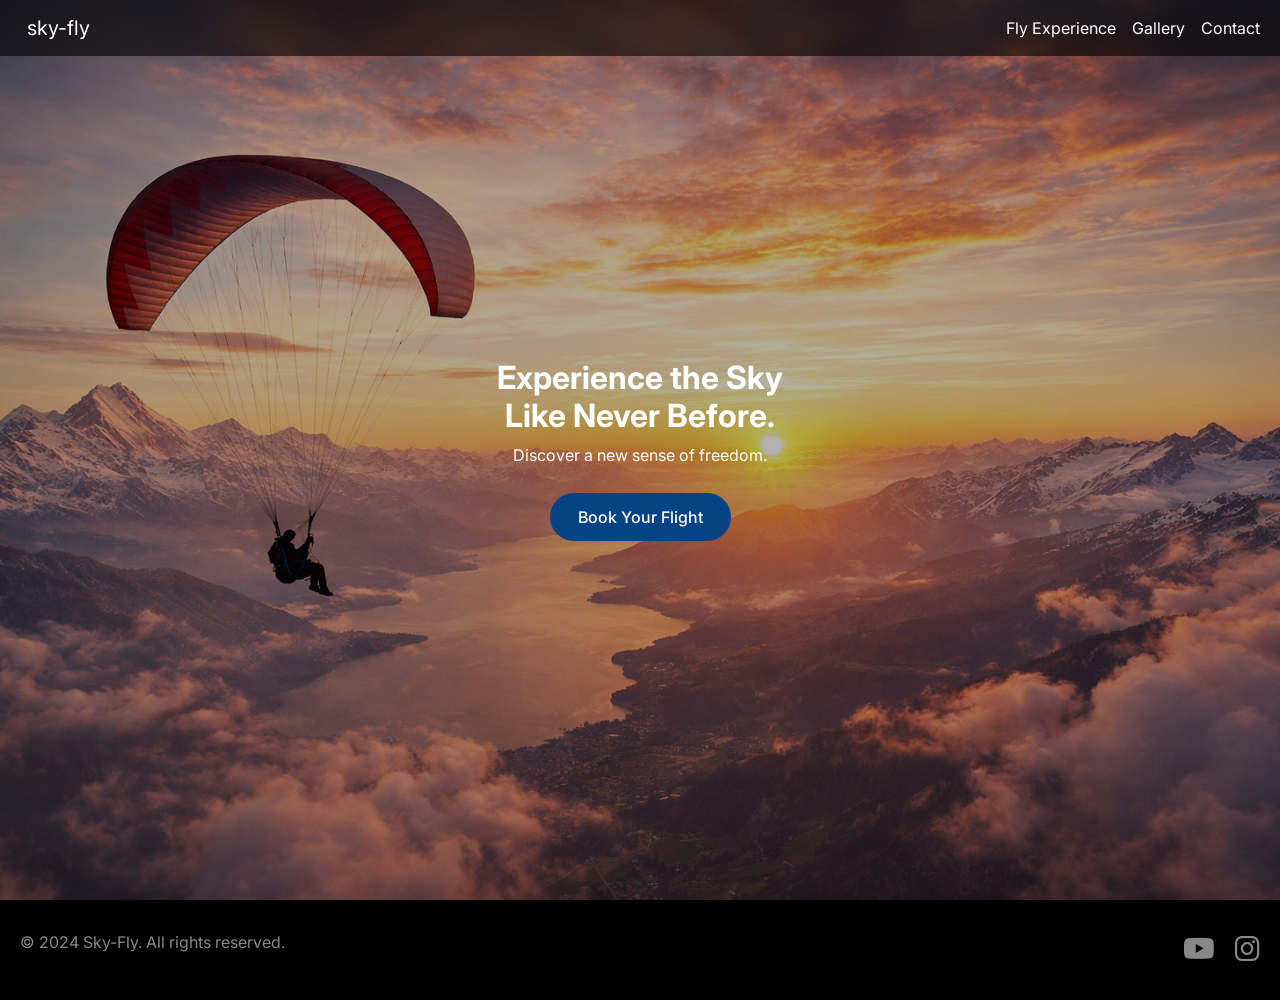
<file: index.html>
<!DOCTYPE html>
<html lang="en">

<head>
  <meta charset="UTF-8">
  <meta name="viewport" content="width=device-width, initial-scale=1.0">
  <title>Sky-Fly</title>

  <!-- Bootstrap -->
  <link href="https://cdn.jsdelivr.net/npm/bootstrap@5.3.2/dist/css/bootstrap.min.css" rel="stylesheet">
  <link rel="icon" href="favicon-sky-fly.png" type="image/png">
  <!-- Font Awesome -->
  <link rel="stylesheet" href="https://cdnjs.cloudflare.com/ajax/libs/font-awesome/6.4.0/css/all.min.css">

  <!-- CSS -->
  <link rel="stylesheet" href="assets/css/style.css">
</head>

<body>
  <!-- NAVBAR -->
  <header>
    <nav class="navbar navbar-expand-lg custom-navbar">
      <div class="container-fluid">
        <a class="navbar-brand" href="index.html">sky-fly</a>

        <button class="navbar-toggler" type="button" data-bs-toggle="collapse" data-bs-target="#navbarSupportedContent"
          aria-controls="navbarSupportedContent" aria-expanded="false" aria-label="Toggle navigation">
          <span class="navbar-toggler-icon"></span>
        </button>

        <div class="collapse navbar-collapse" id="navbarSupportedContent">
          <ul class="navbar-nav ms-auto">

            <li class="nav-item">
              <a class="nav-link active" href="fly-experience.html">
                Fly Experience
              </a>
            </li>

            <li class="nav-item">
              <a class="nav-link active" href="gallery.html">
                Gallery
              </a>
            </li>

            <li class="nav-item">
              <a class="nav-link active" href="contact.html">
                Contact
              </a>
            </li>

          </ul>
        </div>
      </div>
    </nav>
  </header>

  <!-- HERO -->
  <main>
    <section class="hero">
      <div class="hero-content">
        <h2>
          Experience the Sky<br>
          Like Never Before.
        </h2>
        <p>Discover a new sense of freedom.</p>
        <a href="contact.html" class="cta-button">
          Book Your Flight
        </a>
      </div>
    </section>
  </main>

  <!-- FOOTER -->
  <footer class="footer">
    <div class="footer-content">
      <p class="footer-text">
        © 2024 Sky-Fly. All rights reserved.
      </p>

      <div class="footer-socials">
        <a href="https://youtube.com" target="_blank">
          <i class="fab fa-youtube"></i>
        </a>

        <a href="https://instagram.com" target="_blank">
          <i class="fab fa-instagram"></i>
        </a>
      </div>
    </div>
  </footer>

  <!-- Bootstrap Script -->
  <script src="https://cdn.jsdelivr.net/npm/bootstrap@5.3.2/dist/js/bootstrap.bundle.min.js"></script>
</body>

</html>
</file>
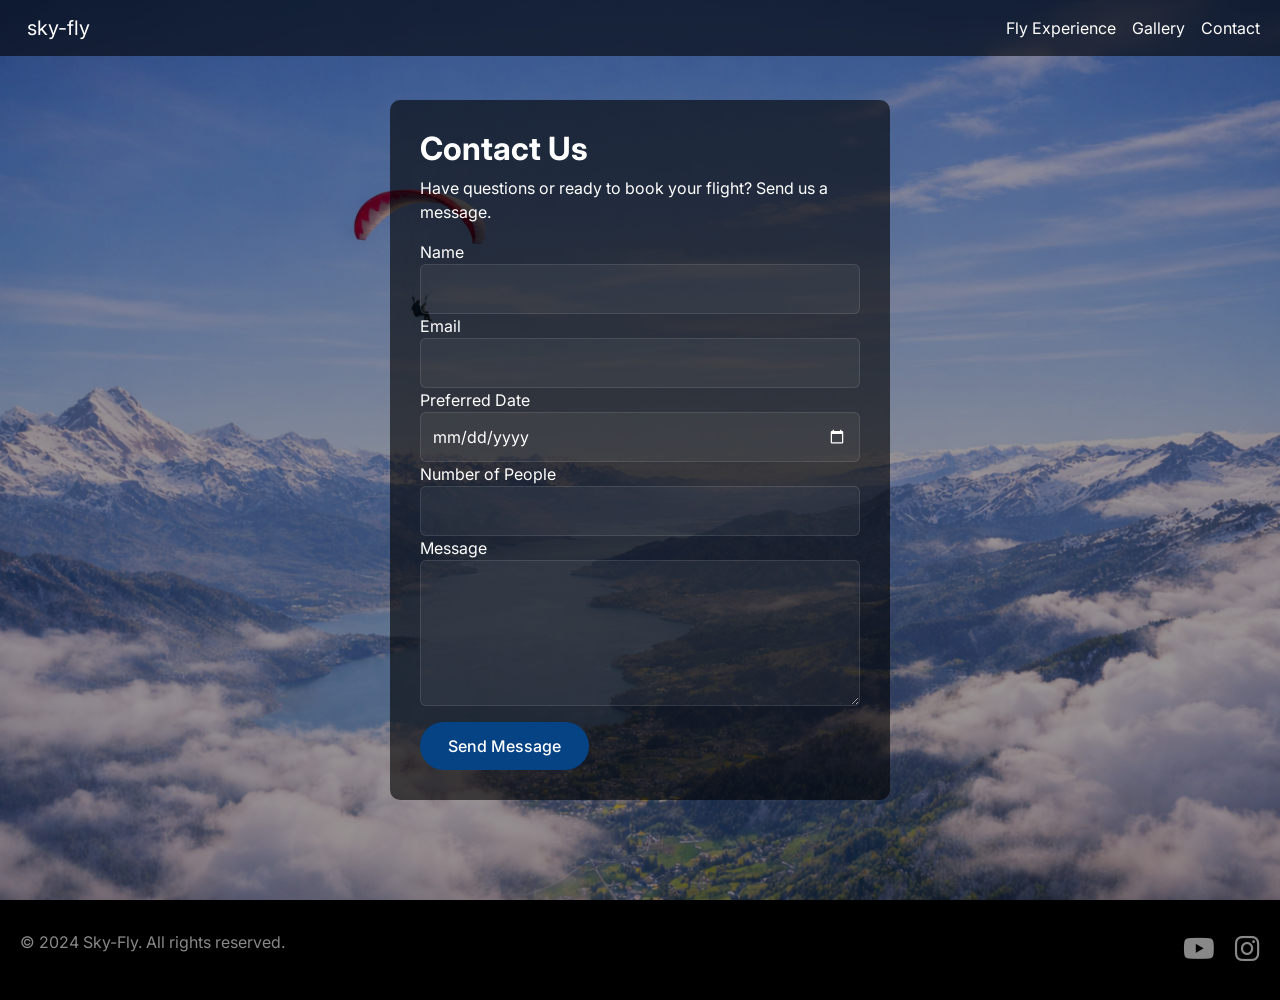
<file: contact.html>
<!DOCTYPE html>
<html lang="en">

<head>
  <meta charset="UTF-8">
  <meta name="viewport" content="width=device-width, initial-scale=1.0">
  <title>Sky-Fly | Contact</title>

  <!-- Bootstrap -->
  <link href="https://cdn.jsdelivr.net/npm/bootstrap@5.3.2/dist/css/bootstrap.min.css" rel="stylesheet">
  <link rel="icon" href="favicon-sky-fly.png" type="image/png">

  <!-- Font Awesome -->
  <link rel="stylesheet" href="https://cdnjs.cloudflare.com/ajax/libs/font-awesome/6.4.0/css/all.min.css">

  <!-- CSS -->
  <link rel="stylesheet" href="assets/css/style.css">
</head>

<body>
  <!-- NAVBAR -->
  <header>
    <nav class="navbar navbar-expand-lg custom-navbar">
      <div class="container-fluid">
        <a class="navbar-brand" href="index.html">sky-fly</a>

        <button class="navbar-toggler" type="button" data-bs-toggle="collapse" data-bs-target="#navbarSupportedContent"
          aria-controls="navbarSupportedContent" aria-expanded="false" aria-label="Toggle navigation">
          <span class="navbar-toggler-icon"></span>
        </button>

        <div class="collapse navbar-collapse" id="navbarSupportedContent">
          <ul class="navbar-nav ms-auto">
            <li class="nav-item">
              <a class="nav-link active" href="fly-experience.html">
                Fly Experience
              </a>
            </li>

            <li class="nav-item">
              <a class="nav-link active" href="gallery.html">
                Gallery
              </a>
            </li>

            <li class="nav-item">
              <a class="nav-link active" href="contact.html">
                Contact
              </a>
            </li>
          </ul>
        </div>
      </div>
    </nav>
  </header>

  <main>
    <!-- CONTACT FORM -->
    <section class="contact-section">
      <div class="contact-container">
        <h2>Contact Us</h2>
        <p>
          Have questions or ready to book your flight? Send us a message.
        </p>

        <form class="contact-form" action="thank-you.html">
          <!-- Name -->
          <div class="form-group">
            <label for="name">Name</label>
            <input type="text" id="name" name="name" required>
          </div>

          <!-- Email -->
          <div class="form-group">
            <label for="email">Email</label>
            <input type="email" id="email" name="email" required>
          </div>

          <!-- Date -->
          <div class="form-group">
            <label for="date">Preferred Date</label>
            <input type="date" id="date" name="date" required>
          </div>

          <!-- Number of People -->
          <div class="form-group">
            <label for="people">Number of People</label>
            <input type="number" id="people" name="people" min="1" max="10" required>
          </div>

          <!-- Message -->
          <div class="form-group">
            <label for="message">Message</label>
            <textarea id="message" name="message" rows="5" required></textarea>
          </div>

          <!-- Button -->
          <button type="submit" class="cta-button">
            Send Message
          </button>
        </form>
      </div>
    </section>
  </main>

  <!-- FOOTER -->
  <footer class="footer">
    <div class="footer-content">
      <p class="footer-text">
        © 2024 Sky-Fly. All rights reserved.
      </p>

      <div class="footer-socials">
        <a href="https://youtube.com" target="_blank">
          <i class="fab fa-youtube"></i>
        </a>

        <a href="https://instagram.com" target="_blank">
          <i class="fab fa-instagram"></i>
        </a>
      </div>
    </div>
  </footer>

  <!-- Bootstrap Script -->
  <script src="https://cdn.jsdelivr.net/npm/bootstrap@5.3.2/dist/js/bootstrap.bundle.min.js"></script>
</body>

</html>
</file>
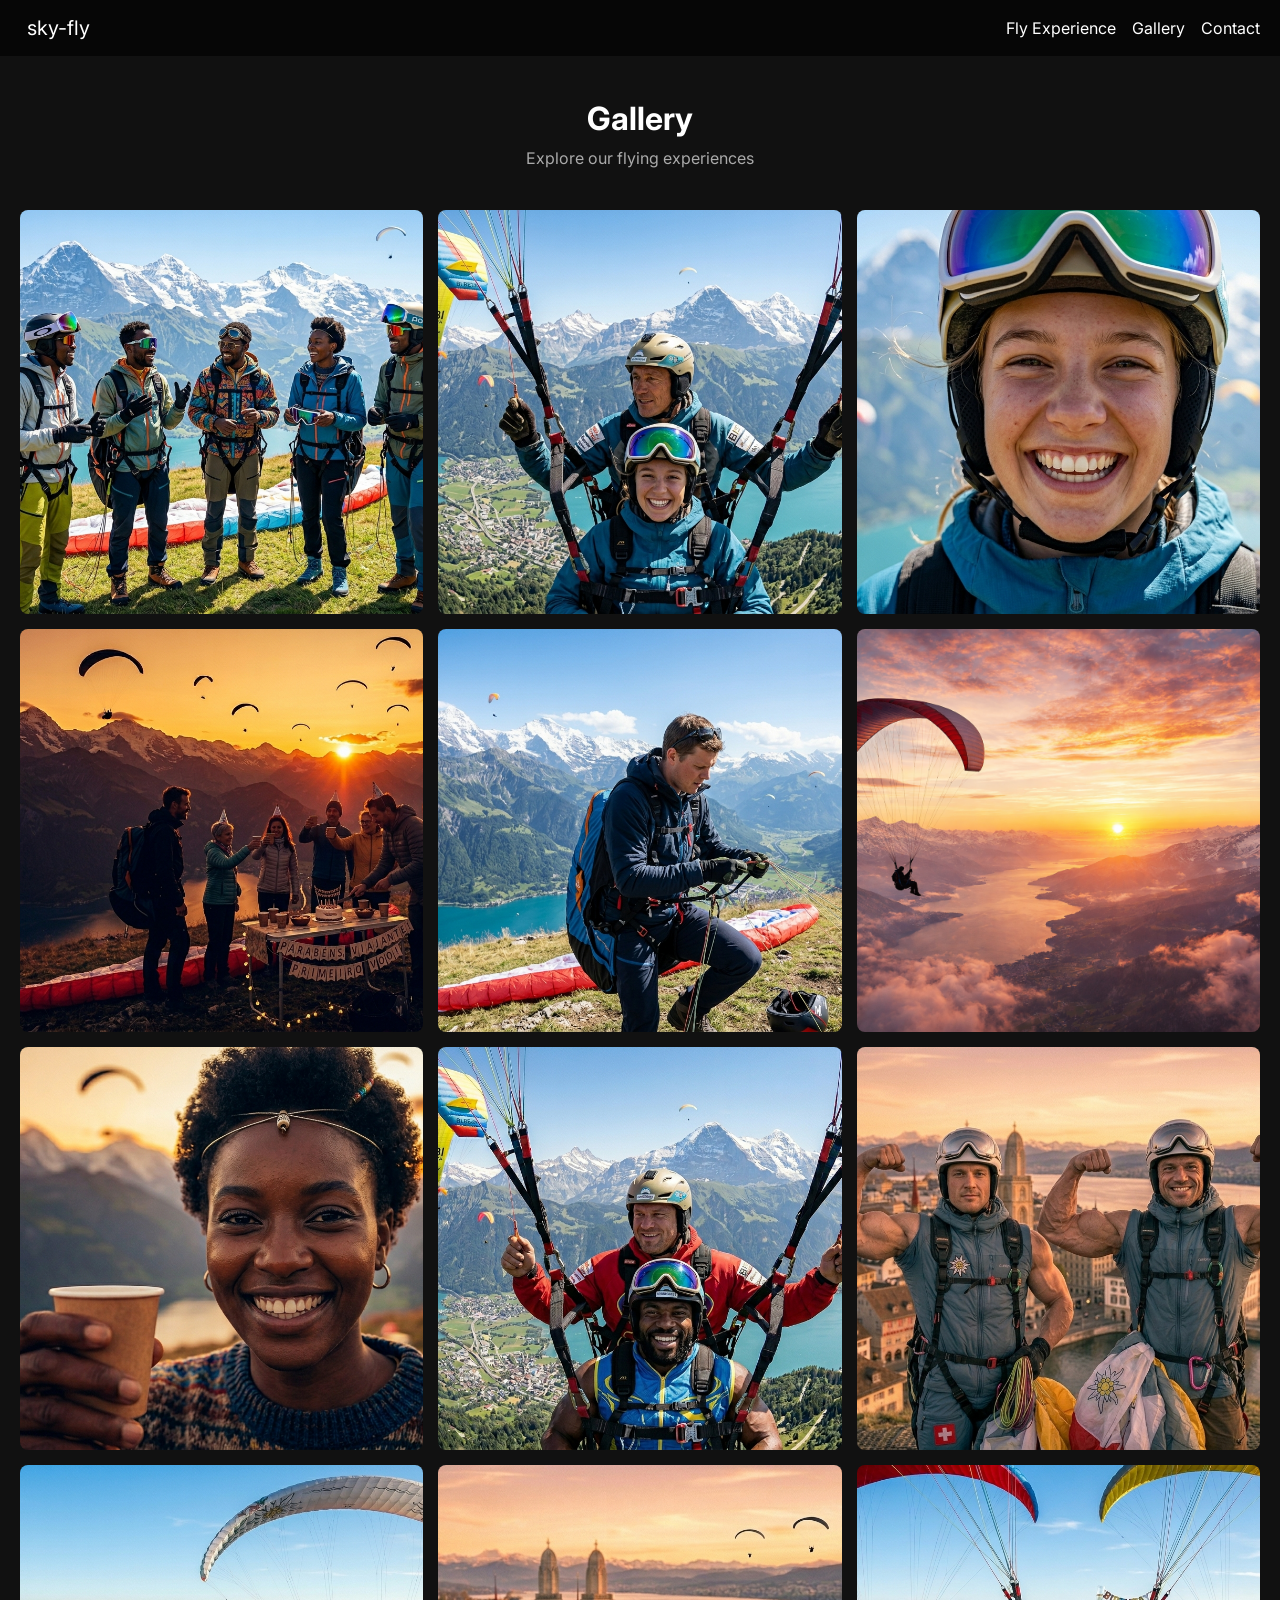
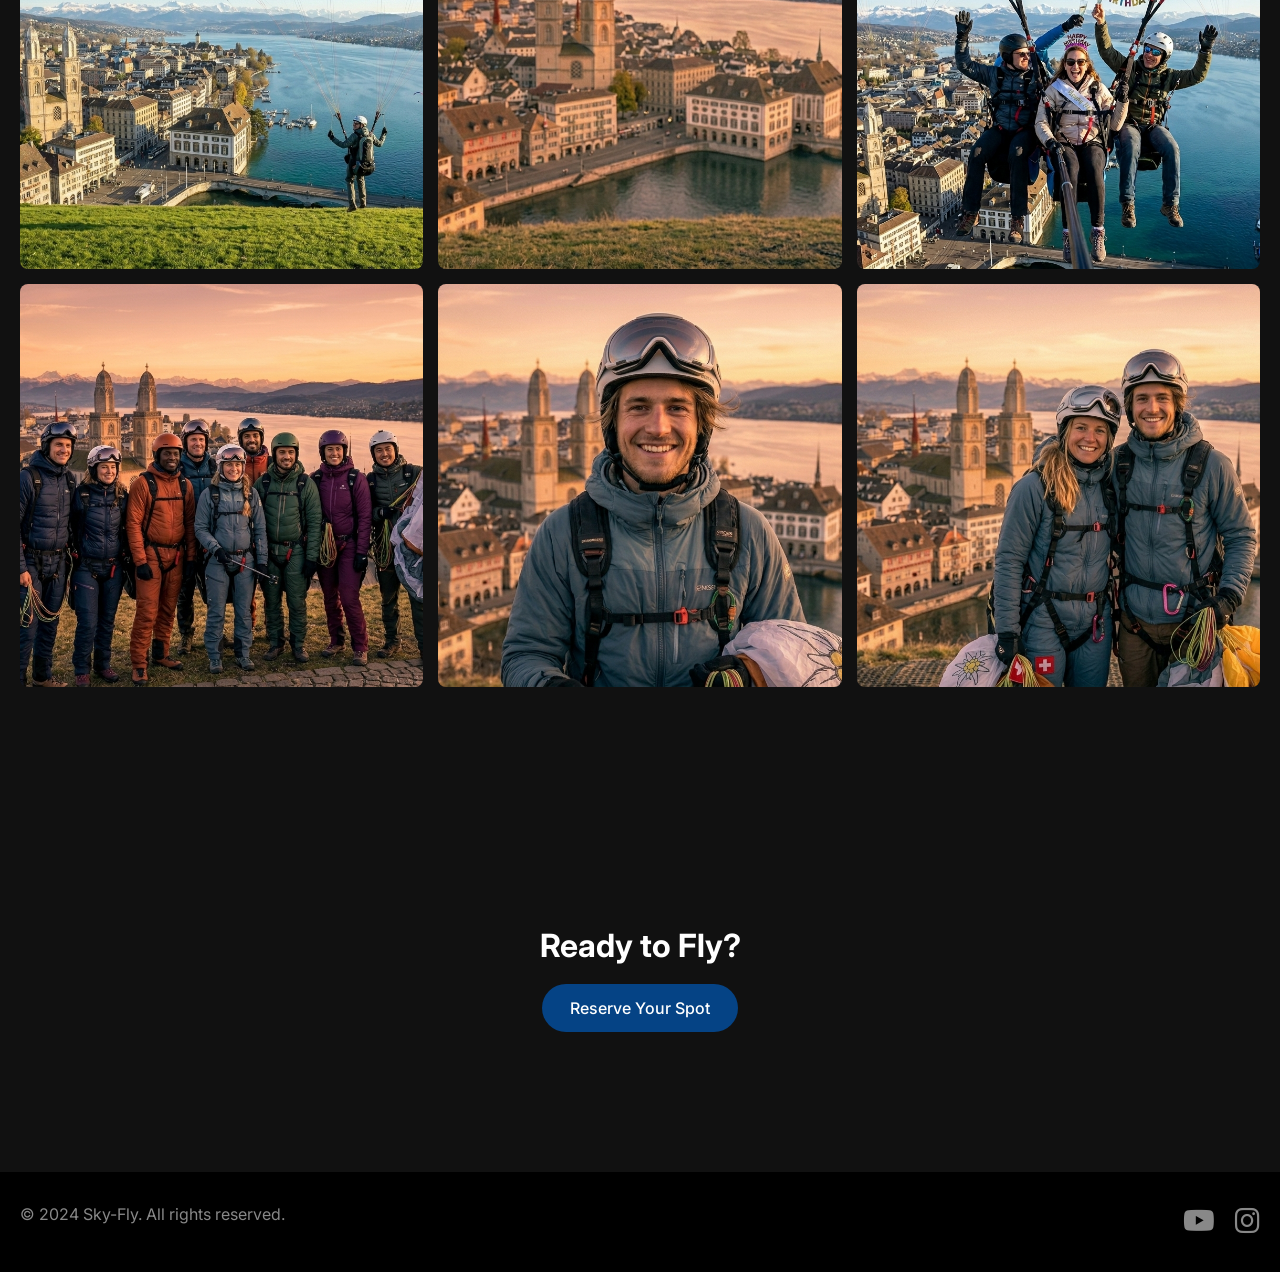
<file: gallery.html>
<!DOCTYPE html>
<html lang="en">

<head>
  <meta charset="UTF-8">
  <meta name="viewport" content="width=device-width, initial-scale=1.0">
  <title>Sky-Fly | Gallery</title>

  <!-- Bootstrap -->
  <link href="https://cdn.jsdelivr.net/npm/bootstrap@5.3.2/dist/css/bootstrap.min.css" rel="stylesheet">
  <link rel="icon" href="favicon-sky-fly.png" type="image/png">

  <!-- Font Awesome -->
  <link rel="stylesheet" href="https://cdnjs.cloudflare.com/ajax/libs/font-awesome/6.4.0/css/all.min.css">

  <!-- CSS -->
  <link rel="stylesheet" href="assets/css/style.css">
</head>

<body>
  <!-- NAVBAR -->
  <header>
    <nav class="navbar navbar-expand-lg custom-navbar">
      <div class="container-fluid">
        <a class="navbar-brand" href="index.html">sky-fly</a>

        <button class="navbar-toggler" type="button" data-bs-toggle="collapse" data-bs-target="#navbarSupportedContent"
          aria-controls="navbarSupportedContent" aria-expanded="false" aria-label="Toggle navigation">
          <span class="navbar-toggler-icon"></span>
        </button>

        <div class="collapse navbar-collapse" id="navbarSupportedContent">
          <ul class="navbar-nav ms-auto">
            <li class="nav-item">
              <a class="nav-link active" href="fly-experience.html">
                Fly Experience
              </a>
            </li>

            <li class="nav-item">
              <a class="nav-link active" href="gallery.html">
                Gallery
              </a>
            </li>

            <li class="nav-item">
              <a class="nav-link active" href="contact.html">
                Contact
              </a>
            </li>
          </ul>
        </div>
      </div>
    </nav>
  </header>

  <main>
    <!-- GALLERY -->
    <section class="gallery-section">
      <div class="gallery-container">
        <h2>Gallery</h2>
        <p>Explore our flying experiences</p>

        <div class="gallery-grid">
          <img src="assets/images/gallery/sky-fly-alps-sunrise-01.png" alt="A group of friends prepared for flight">
          <img src="assets/images/gallery/sky-fly-clouds-aerial-02.png" alt="A pilot and passenger enjoying the flight">
          <img src="assets/images/gallery/sky-fly-clouds-aerial-03.png"
            alt="A young woman smiling with flight equipment">
          <img src="assets/images/gallery/sky-fly-clouds-aerial-04.png"
            alt="Friends celebrating at sunset in flight gear">
          <img src="assets/images/gallery/sky-fly-clouds-aerial-05.png" alt="A pilot preparing equipment">
          <img src="assets/images/gallery/sky-fly-clouds-aerial-06.png" alt="A flight over mountains and sunset views">
          <img src="assets/images/gallery/sky-fly-clouds-aerial-07.png" alt="A woman celebrating with a drink">
          <img src="assets/images/gallery/sky-fly-clouds-aerial-08.png"
            alt="A passenger enjoying the flight experience">
          <img src="assets/images/gallery/sky-fly-alps-sunrise-15.png" alt="Two friends with pilot dress">
          <img src="assets/images/gallery/sky-fly-alps-sunrise-14.png" alt="Zurich view with one paraglide">
          <img src="assets/images/gallery/sky-fly-alps-sunrise-13.png" alt="Zurich view 2 on sunset">
          <img src="assets/images/gallery/sky-fly-alps-sunrise-12.png" alt="Tree persons celebrating the birthday in the air">
          <img src="assets/images/gallery/sky-fly-alps-sunrise-11.png"
            alt="A group of friends take a picture">
          <img src="assets/images/gallery/sky-fly-alps-sunrise-10.png" alt="A happy turist">
          <img src="assets/images/gallery/sky-fly-alps-sunrise-09.png" alt="A happy couple">
        </div>
      </div>
    </section>

    <!-- CTA -->
    <section class="experience-cta">
      <h2>Ready to Fly?</h2>
      <a href="contact.html" class="cta-button">Reserve Your Spot</a>
    </section>
  </main>

  <!-- FOOTER -->
  <footer class="footer">
    <div class="footer-content">
      <p class="footer-text">
        © 2024 Sky-Fly. All rights reserved.
      </p>

      <div class="footer-socials">
        <a href="https://youtube.com" target="_blank">
          <i class="fab fa-youtube"></i>
        </a>

        <a href="https://instagram.com" target="_blank">
          <i class="fab fa-instagram"></i>
        </a>
      </div>
    </div>
  </footer>

  <!-- Bootstrap Script -->
  <script src="https://cdn.jsdelivr.net/npm/bootstrap@5.3.2/dist/js/bootstrap.bundle.min.js"></script>
</body>

</html>
</file>
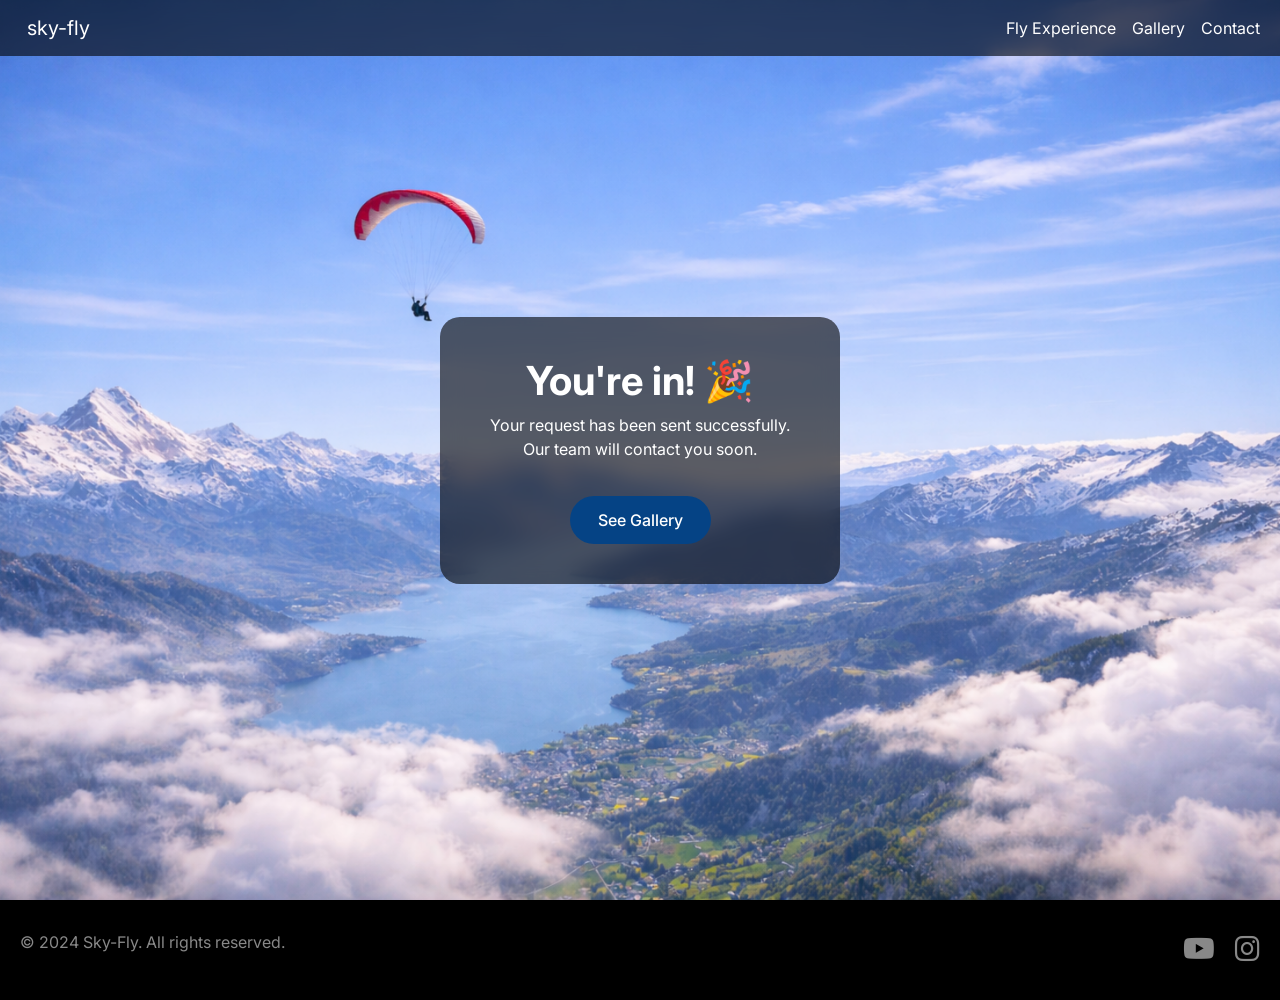
<file: thank-you.html>
<!DOCTYPE html>
<html lang="en">

<head>
  <meta charset="UTF-8">
  <meta name="viewport" content="width=device-width, initial-scale=1.0">
  <title>Sky-Fly | Confirmation</title>

  <!-- Bootstrap -->
  <link href="https://cdn.jsdelivr.net/npm/bootstrap@5.3.2/dist/css/bootstrap.min.css" rel="stylesheet">
  <link rel="icon" href="favicon-sky-fly.png" type="image/png">

  <!-- Font Awesome -->
  <link rel="stylesheet" href="https://cdnjs.cloudflare.com/ajax/libs/font-awesome/6.4.0/css/all.min.css">

  <!-- CSS -->
  <link rel="stylesheet" href="assets/css/style.css">

</head>

<body>
  <!-- NAVBAR -->
  <header>
    <nav class="navbar navbar-expand-lg custom-navbar">
      <div class="container-fluid">
        <a class="navbar-brand" href="index.html">sky-fly</a>

        <button class="navbar-toggler" type="button" data-bs-toggle="collapse" data-bs-target="#navbarSupportedContent"
          aria-controls="navbarSupportedContent" aria-expanded="false" aria-label="Toggle navigation">
          <span class="navbar-toggler-icon"></span>
        </button>

        <div class="collapse navbar-collapse" id="navbarSupportedContent">
          <ul class="navbar-nav ms-auto">

            <li class="nav-item">
              <a class="nav-link active" href="fly-experience.html">
                Fly Experience
              </a>
            </li>

            <li class="nav-item">
              <a class="nav-link active" href="gallery.html">
                Gallery
              </a>
            </li>

            <li class="nav-item">
              <a class="nav-link active" href="contact.html">
                Contact
              </a>
            </li>

          </ul>
        </div>
      </div>
    </nav>
  </header>

  <main>
    <!-- Confirmation message -->
    <section class="confirmation">
      <div class="confirmation-box">

        <h1>You're in! 🎉 </h1>

        <p>
          Your request has been sent successfully.
          Our team will contact you soon.
        </p>

        <a href="gallery.html" class="cta-button">
          See Gallery
        </a>

      </div>
    </section>
  </main>

<!-- FOOTER -->
<footer class="footer">
  <div class="footer-content">
    <p class="footer-text">
      © 2024 Sky-Fly. All rights reserved.
    </p>

    <div class="footer-socials">
      <a href="https://youtube.com" target="_blank">
        <i class="fab fa-youtube"></i>
      </a>

      <a href="https://instagram.com" target="_blank">
        <i class="fab fa-instagram"></i>
      </a>
    </div>
  </div>
</footer>

<!-- Bootstrap Script -->
<script src="https://cdn.jsdelivr.net/npm/bootstrap@5.3.2/dist/js/bootstrap.bundle.min.js"></script>
</body>

</html>
</file>
<file: assets/css/style.css>
@import url('https://fonts.googleapis.com/css2?family=Inter:wght@400;700&display=swap');

/* =========================
   GERAL
   ========================= */

body {
  margin: 0;
  font-family: 'Inter', sans-serif;
  color: white;
  background: #000;

  min-height: 100vh;
  display: flex;
  flex-direction: column;
}

h1, h2 {
  font-weight: 700;
}

main {
  flex: 1;
}

/* =========================
   NAVBAR
   ========================= */

.custom-navbar {
  position: fixed;
  top: 0;
  left: 0;
  width: 100%;
  z-index: 999;

  background: rgba(0, 0, 0, 0.6);
  backdrop-filter: blur(10px);

  --bs-navbar-color: #ffffff;
  --bs-navbar-brand-color: #ffffff;
}

nav.custom-navbar .navbar-brand {
  color: #ffffff;
  padding-left: 15px;
}

nav.custom-navbar .navbar-nav .nav-link {
  color: white;
  opacity: 1;
}

.navbar-toggler {
  border: none;
  background: transparent;
  box-shadow: none;
}

.navbar-toggler-icon {
  filter: invert(1);
}

/* =========================
   HERO
   ========================= */

.hero {
  position: relative;
  height: 100vh;
  background: url("../images/hero-ch-sunset.png") center/cover no-repeat;

  display: flex;
  justify-content: center;
  align-items: center;
}

.hero::before {
  content: "";
  position: absolute;
  inset: 0;
  background: rgba(0, 0, 0, 0.3);
}

.hero-content {
  position: relative;
  color: white;
  text-align: center;
}

/* =========================
   EXPERIENCE VIDEO
   ========================= */

.experience-hero {
  position: relative;
  height: 100vh;
  overflow: hidden;
}

.video-bg {
  position: absolute;
  width: 100%;
  height: 100%;
  object-fit: cover;
}

.experience-hero::before {
  content: "";
  position: absolute;
  inset: 0;
  background: linear-gradient(to bottom, rgba(0,0,0,0.6), rgba(0,0,0,1));
}

.experience-content {
  position: relative;
  z-index: 2;
  color: white;
  text-align: center;
  top: 50%;
  transform: translateY(-50%);
  padding: 0 20px;
}

.experience-content h1 {
  font-size: 2.2rem;
  margin-bottom: 10px;
}

.experience-content p {
  font-size: 1rem;
  margin-bottom: 25px;
  font-style: italic;
}

/* =========================
   EXPERIENCE INFO
   ========================= */

.experience-info {
  padding: 80px 20px 0;
  text-align: center;
  background: #111;
}

.experience-info p {
  max-width: 600px;
  margin: 20px auto 0;
  color: #aaa;
}

/* =========================
   HIGHLIGHTS
   ========================= */

.experience-highlights {
  display: flex;
  flex-direction: column;
  gap: 20px;
  padding: 60px 20px;
  background: #111;
  text-align: center;
}

/* =========================
   TESTIMONIALS
   ========================= */

.testimonials {
  padding: 80px 20px;
  background: #000;
  text-align: center;
}

.testimonials h2 {
  margin-bottom: 50px;
}

.testimonials-grid {
  display: grid;
  gap: 20px;
}

.testimonial-card {
  background: rgba(255, 255, 255, 0.05);
  padding: 25px;
  border-radius: 12px;
  backdrop-filter: blur(10px);
  transition: transform 0.3s ease;
}

.testimonial-card:hover {
  transform: translateY(-5px);
}

.testimonial-card p {
  font-size: 0.95rem;
  color: #ccc;
}

.stars {
  margin: 15px 0;
  color: #efd331;
}

.testimonial-card span {
  font-size: 0.85rem;
}

/* =========================
   CTA
   ========================= */

.experience-cta {
  padding: 140px 20px;
  text-align: center;
  background: #111;
}

/* =========================
   BUTTON
   ========================= */

.cta-button {
  display: inline-block;
  padding: 12px 28px;
  border-radius: 30px;
  margin-top: 10px;

  background: #054385;
  color: white;
  text-decoration: none;

  font-weight: 500;
  transition: all 0.3s ease;

  border: none;
  outline: none;
  box-shadow: none;
}

.cta-button:hover {
  background: #093468;
  transform: translateY(2px);
}

/* =========================
   GALLERY
   ========================= */

.gallery-section {
  padding: 100px 20px;
  background: #111;
  text-align: center;
}

.gallery-section p {
  margin-bottom: 40px;
  color: #aaa;
}

.gallery-grid {
  display: grid;
  gap: 15px;
}

.gallery-grid img {
  width: 100%;
  aspect-ratio: 1 / 1;
  object-fit: cover;
  border-radius: 8px;
  transition: transform 0.3s ease, opacity 0.3s ease;
}

.gallery-grid img:hover {
  transform: scale(1.05);
  opacity: 0.9;
}

/* =========================
   CONTACT
   ========================= */

.contact-section {
  position: relative;
  min-height: 100vh;
  padding: 100px 20px;
  background: url("../images/contact.png") center/cover no-repeat;
}

.contact-section::before {
  content: "";
  position: absolute;
  inset: 0;
  background: rgba(0, 0, 0, 0.4);
}

.contact-container {
  position: relative;
  z-index: 1;
  max-width: 500px;
  margin: 0 auto;

  background: rgba(0, 0, 0, 0.6);
  padding: 30px;
  border-radius: 10px;
}

/* =========================
   FORM
   ========================= */

.form-group input,
.form-group textarea,
.form-group select {
  width: 100%;
  padding: 12px;

  background: rgba(255, 255, 255, 0.05);
  border: 1px solid rgba(255, 255, 255, 0.1);

  color: white;
  border-radius: 6px;

  outline: none;
}

/* =========================
   CALENDAR ICON
   ========================= */

input[type="date"]::-webkit-calendar-picker-indicator {
  filter: invert(1);
}

/* =========================
   THANK YOU PAGE
   ========================= */

   .confirmation {
    min-height: 100vh;
    padding: 40px 20px;
  
    display: flex;
    justify-content: center;
    align-items: center;

  background: url("../images/contact.png") center/cover no-repeat;
  text-align: center;
}

.confirmation-box {
  max-width: 400px;
  padding: 40px;

  background: rgba(0, 0, 0, 0.6);
  border-radius: 20px;
  backdrop-filter: blur(10px);
}

.confirmation p {
  margin-bottom: 25px;
}

/* ========================= 
404 PAGE ONLY 
========================= */

.page-404 {
  min-height: 100vh;
  display: flex;
  justify-content: center;
  align-items: center;
}

.page-404 .text-center {
  max-width: 600px;
  padding: 20px;
}

.page-404 .text-center img {
  max-width: 100%;
  height: auto;
}

.page-404 .text-center h2 {
  margin-bottom: 20px;
}
/* ========================= 
404 RESPONSIVE BEHAVIOR 
========================= */

.page-404 {
  min-height: 100vh;
  display: flex;
  justify-content: center;
  align-items: center;
}

/* Visually hides element while keeping it accessible to screen readers */
.visually-hidden {
  position: absolute;
  width: 1px;
  height: 1px;
  overflow: hidden;
}
/* =========================
   FOOTER
   ========================= */

.footer {
  background: #000;
  padding: 30px 20px;
  color: #888;
}

.footer-content {
  display: flex;
  flex-direction: column;
  align-items: center;
  gap: 15px;
  text-align: center;
}

.footer a {
  color: white;
  text-decoration: none;
  }

.footer a:hover {
  color: #ff6b00;
}

.footer i {
  font-size: 28px;
  color: #888;
  transition: 0.3s;
}

.footer i:hover {
  color: #fff;
  transform: scale(1.2);
}

.footer-socials {
  display: flex;
  justify-content: center;
  gap: 20px;
}

/* =========================
  MEDIA QUERIES
  ========================= */

/* Grid Control */

@media (max-width: 768px) {
  .gallery-grid {
    grid-template-columns: 1fr;
  }
  /* 404 Page */
  .page-404 img {
    max-width: 250px;
  }
}

@media (min-width: 768px) {
  .gallery-grid {
    grid-template-columns: repeat(3, 1fr);
  }

  /* Highlights */
  .experience-highlights {
    flex-direction: row;
    justify-content: center;
  }

  /* Footer */
  .footer-content {
    flex-direction: row;
    justify-content: space-between;
  }

  /* Testimonials */
  .testimonials-grid {
    grid-template-columns: repeat(3, 1fr);
  }
}

@media (min-width: 1440px) {
  .gallery-grid {
    grid-template-columns: repeat(4, 1fr);
  }
}
/* Burger menu center */

@media (max-width: 991px) {
  .navbar-collapse {
    text-align: center;
  }

  .navbar-nav {
    width: 100%;
    gap: 10px;
  }

  .navbar-nav .nav-link {
    display: block;
    text-align: center;
    padding: 10px 0;
  }
}
</file>
